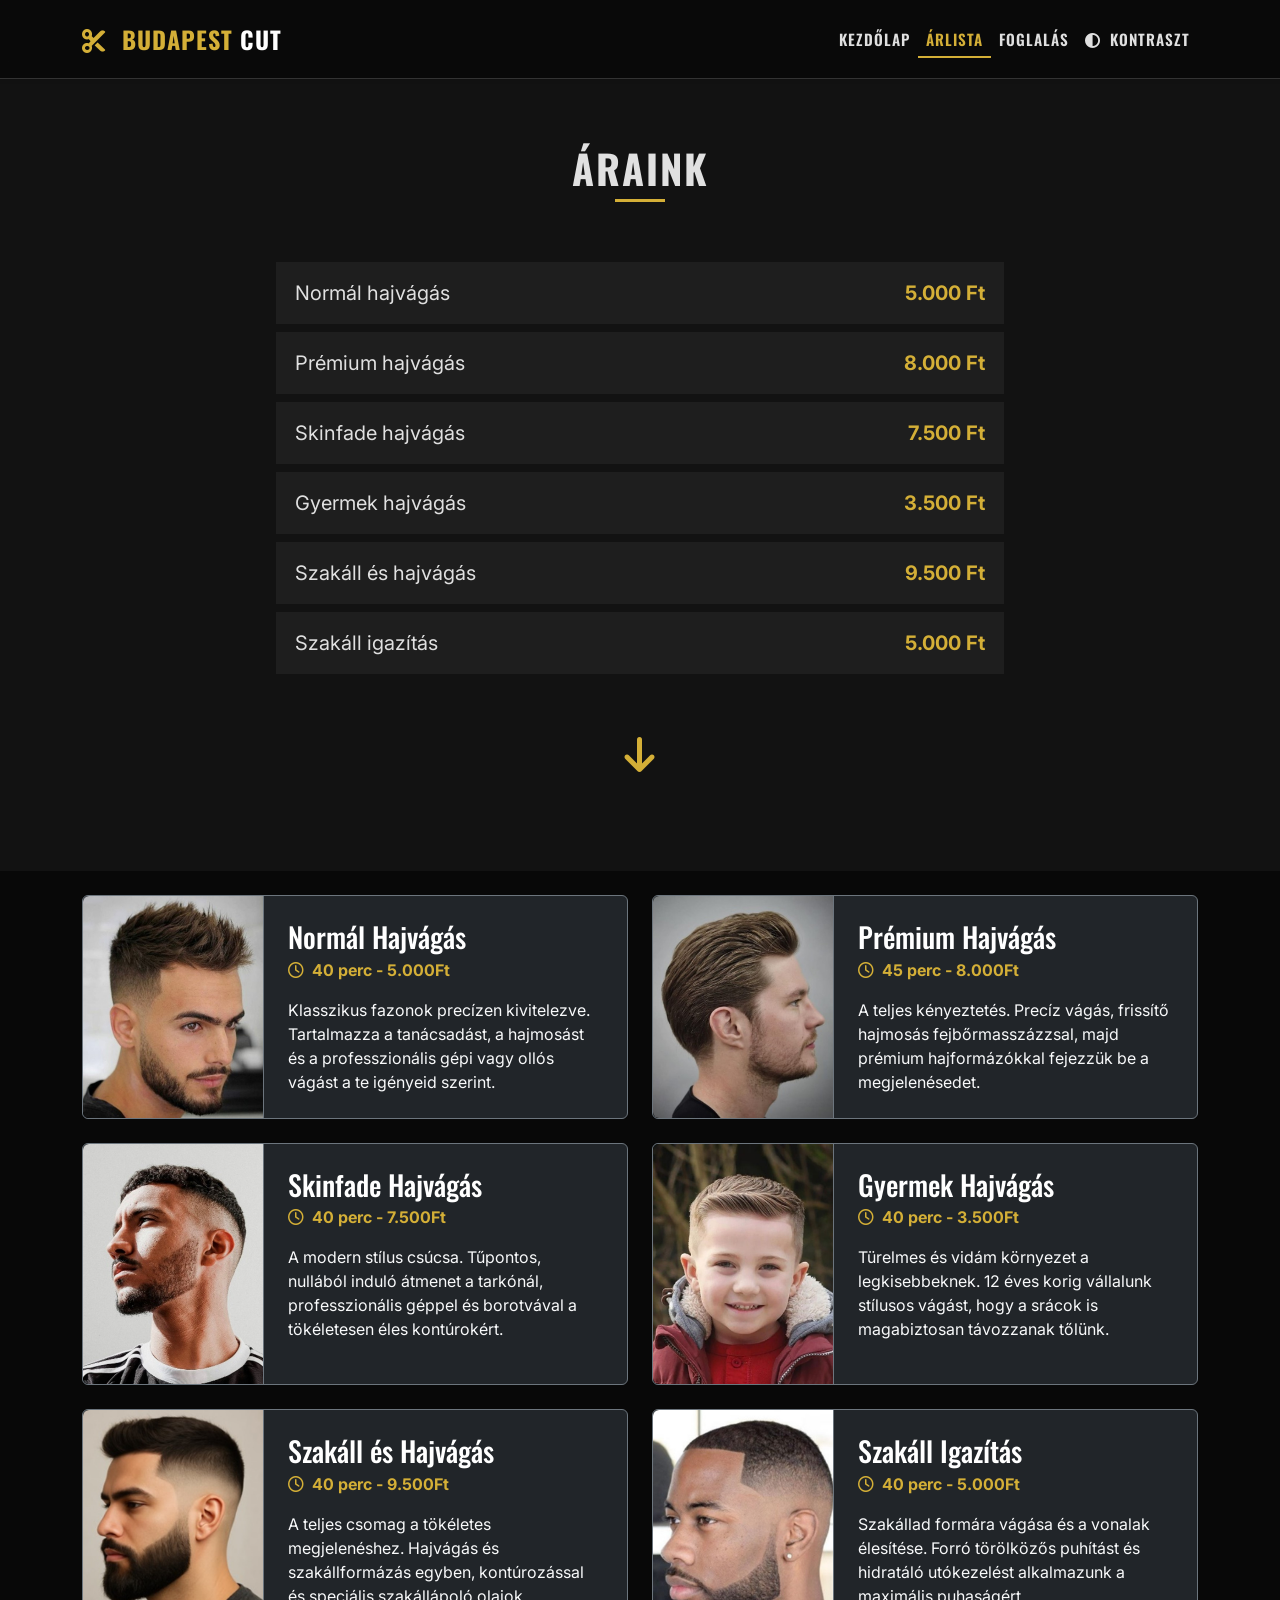
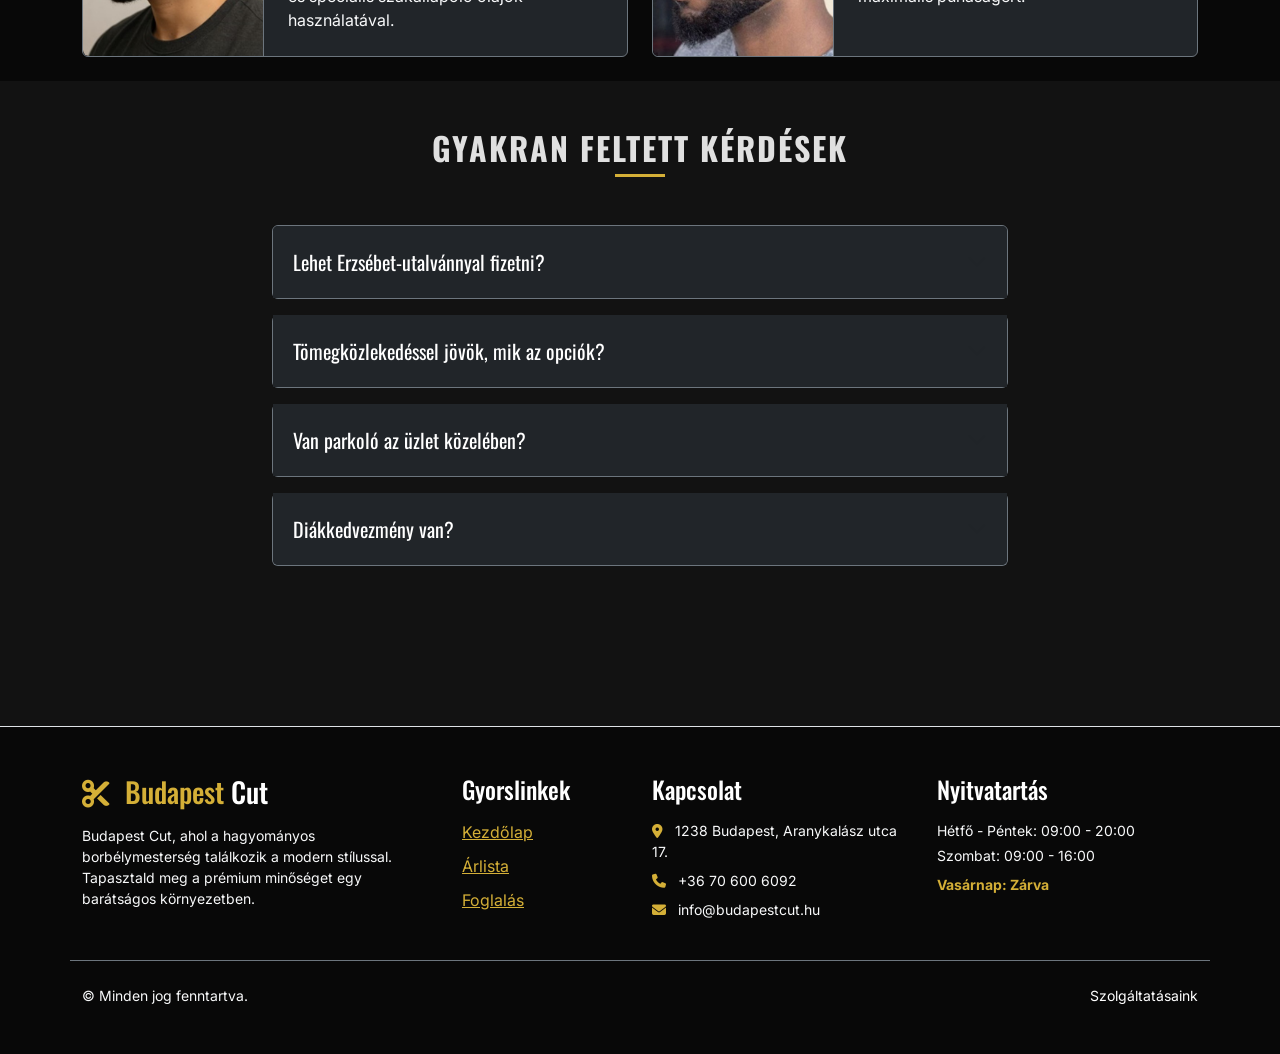
<file: arlista.html>
<!DOCTYPE html>
<html lang="hu">
<head>
    <meta charset="UTF-8">
    <meta name="viewport" content="width=device-width, initial-scale=1.0">
    <title>Budapest Cut - Árlista</title>
    <meta name="description" content="Nézd meg a Budapest Cut szolgáltatásait és árait.">
    <link href="https://cdn.jsdelivr.net/npm/bootstrap@5.3.2/dist/css/bootstrap.min.css" rel="stylesheet">
    <link rel="preconnect" href="https://fonts.googleapis.com">
    <link rel="preconnect" href="https://fonts.gstatic.com" crossorigin>
    <link href="https://fonts.googleapis.com/css2?family=Inter:wght@300;400;600&family=Oswald:wght@400;500;700&display=swap" rel="stylesheet">
    <link rel="stylesheet" href="https://cdnjs.cloudflare.com/ajax/libs/font-awesome/6.4.2/css/all.min.css">
    <link rel="stylesheet" href="style.css">
</head>
<body>
    <a href="#main-content" class="skip-link">Ugrás a tartalomhoz</a>

    <header>
        <nav class="navbar navbar-expand-lg navbar-dark bg-dark fixed-top shadow-sm py-3">
            <div class="container">
                <a class="navbar-brand text-accent" href="index.html"><i class="fa-solid fa-scissors me-2"></i> Budapest <span class="text-white">Cut</span></a>
                <button class="navbar-toggler border-0 shadow-none text-accent" type="button" data-bs-toggle="collapse" data-bs-target="#navbarNav">
                    <i class="fa-solid fa-bars fs-3"></i>
                </button>
                <div class="collapse navbar-collapse" id="navbarNav">
                    <ul class="navbar-nav ms-auto fw-semibold">
                        <li class="nav-item">
                            <a class="nav-link" href="index.html">Kezdőlap</a>
                        </li>
                        <li class="nav-item">
                            <a class="nav-link active" href="arlista.html">Árlista</a>
                        </li>
                        <li class="nav-item">
                            <a class="nav-link" href="foglalas.html">Foglalás</a>
                        </li>
                        <li class="nav-item">
                            <a class="nav-link" href="#" id="contrastToggle"><i class="fa-solid fa-circle-half-stroke me-1"></i> Kontraszt</a>
                        </li>
                    </ul>
                </div>
            </div>
        </nav>
    </header>

    <main id="main-content" class="pt-5 mt-5">
        
        <section class="py-5">
            <div class="container">
                <h1 class="section-title text-center mb-5 d-block mx-auto">Áraink</h1>
                
                <div class="row justify-content-center mb-4">
                    <div class="col-lg-8">
                        <div class="table-responsive p-1">
                            <table class="table custom-price-table m-0 fs-5 align-middle">
                                <tbody>
                                    <tr><td class="py-3">Normál hajvágás</td><td class="py-3 text-accent fw-bold text-end">5.000 Ft</td></tr>
                                    <tr><td class="py-3">Prémium hajvágás</td><td class="py-3 text-accent fw-bold text-end">8.000 Ft</td></tr>
                                    <tr><td class="py-3">Skinfade hajvágás</td><td class="py-3 text-accent fw-bold text-end">7.500 Ft</td></tr>
                                    <tr><td class="py-3">Gyermek hajvágás</td><td class="py-3 text-accent fw-bold text-end">3.500 Ft</td></tr>
                                    <tr><td class="py-3">Szakáll és hajvágás</td><td class="py-3 text-accent fw-bold text-end">9.500 Ft</td></tr>
                                    <tr><td class="py-3">Szakáll igazítás</td><td class="py-3 text-accent fw-bold text-end">5.000 Ft</td></tr>
                                </tbody>
                            </table>
                        </div>
                    </div>
                </div>

                <div class="text-center my-5" aria-hidden="true">
                    <i class="fa-solid fa-arrow-down fs-1 text-accent"></i>
                </div>
            </div>
        </section>

        <section class="py-4 bg-darker">
            <div class="container">
                <h2 class="visually-hidden">Szolgáltatások</h2>
                <div class="row g-4 justify-content-center">
                    
                    <div class="col-lg-6">
                        <article class="card bg-dark border-secondary h-100 service-card">
                            <div class="row g-0 h-100">
                                <div class="col-md-4">
                                    <div class="bg-black d-flex align-items-center justify-content-center h-100 placeholder-box rounded-start border-end border-secondary">
                                        <img src="img/Normal.jpg" class="img-fluid rounded-start h-100 object-fit-cover w-100" alt="Egy hagyományos normál hajvágás munka közben">
                                    </div>
                                </div>
                                <div class="col-md-8">
                                    <div class="card-body p-4 d-flex flex-column h-100">
                                        <h3 class="card-title font-oswald text-white mb-1">Normál Hajvágás</h3>
                                        <p class="text-accent fw-bold mb-3"><i class="fa-regular fa-clock me-1"></i> 40 perc - 5.000Ft</p>
                                        <p class="card-text text-light">Klasszikus fazonok precízen kivitelezve. Tartalmazza a tanácsadást, a hajmosást és a professzionális gépi vagy ollós vágást a te igényeid szerint.</p>
                                    </div>
                                </div>
                            </div>
                        </article>
                    </div>

                    <div class="col-lg-6">
                        <article class="card bg-dark border-secondary h-100 service-card">
                            <div class="row g-0 h-100">
                                <div class="col-md-4">
                                    <div class="bg-black d-flex align-items-center justify-content-center h-100 placeholder-box rounded-start border-end border-secondary">
                                        <img src="img/premium.jpg" class="img-fluid rounded-start h-100 object-fit-cover w-100" alt="Prémium hajvágás minőségi eszközökkel és anyagokkal">
                                    </div>
                                </div>
                                <div class="col-md-8">
                                    <div class="card-body p-4 d-flex flex-column h-100">
                                        <h3 class="card-title font-oswald text-white mb-1">Prémium Hajvágás</h3>
                                        <p class="text-accent fw-bold mb-3"><i class="fa-regular fa-clock me-1"></i> 45 perc - 8.000Ft</p>
                                        <p class="card-text text-light">A teljes kényeztetés. Precíz vágás, frissítő hajmosás fejbőrmasszázzsal, majd prémium hajformázókkal fejezzük be a megjelenésedet.</p>
                                    </div>
                                </div>
                            </div>
                        </article>
                    </div>

                    <div class="col-lg-6">
                        <article class="card bg-dark border-secondary h-100 service-card">
                            <div class="row g-0 h-100">
                                <div class="col-md-4">
                                    <div class="bg-black d-flex align-items-center justify-content-center h-100 placeholder-box rounded-start border-end border-secondary">
                                        <img src="img/skinfade.jpg" class="img-fluid rounded-start h-100 object-fit-cover w-100" alt="Nullából induló tűpontos skinfade átmenet">
                                    </div>
                                </div>
                                <div class="col-md-8">
                                    <div class="card-body p-4 d-flex flex-column h-100">
                                        <h3 class="card-title font-oswald text-white mb-1">Skinfade Hajvágás</h3>
                                        <p class="text-accent fw-bold mb-3"><i class="fa-regular fa-clock me-1"></i> 40 perc - 7.500Ft</p>
                                        <p class="card-text text-light">A modern stílus csúcsa. Tűpontos, nullából induló átmenet a tarkónál, professzionális géppel és borotvával a tökéletesen éles kontúrokért.</p>
                                    </div>
                                </div>
                            </div>
                        </article>
                    </div>

                    <div class="col-lg-6">
                        <article class="card bg-dark border-secondary h-100 service-card">
                            <div class="row g-0 h-100">
                                <div class="col-md-4">
                                    <div class="bg-black d-flex align-items-center justify-content-center h-100 placeholder-box rounded-start border-end border-secondary">
                                        <img src="img/gyermek.jpg" class="img-fluid rounded-start h-100 object-fit-cover w-100" alt="Vidám gyerek frizura vágása a szalonban">
                                    </div>
                                </div>
                                <div class="col-md-8">
                                    <div class="card-body p-4 d-flex flex-column h-100">
                                        <h3 class="card-title font-oswald text-white mb-1">Gyermek Hajvágás</h3>
                                        <p class="text-accent fw-bold mb-3"><i class="fa-regular fa-clock me-1"></i> 40 perc - 3.500Ft</p>
                                        <p class="card-text text-light">Türelmes és vidám környezet a legkisebbeknek. 12 éves korig vállalunk stílusos vágást, hogy a srácok is magabiztosan távozzanak tőlünk.</p>
                                    </div>
                                </div>
                            </div>
                        </article>
                    </div>

                    <div class="col-lg-6">
                        <article class="card bg-dark border-secondary h-100 service-card">
                            <div class="row g-0 h-100">
                                <div class="col-md-4">
                                    <div class="bg-black d-flex align-items-center justify-content-center h-100 placeholder-box rounded-start border-end border-secondary">
                                        <img src="img/SzakallesHaj.jpg" class="img-fluid rounded-start h-100 object-fit-cover w-100" alt="Hajvágás és szakálligazítás kombinált szolgáltatás">
                                    </div>
                                </div>
                                <div class="col-md-8">
                                    <div class="card-body p-4 d-flex flex-column h-100">
                                        <h3 class="card-title font-oswald text-white mb-1">Szakáll és Hajvágás</h3>
                                        <p class="text-accent fw-bold mb-3"><i class="fa-regular fa-clock me-1"></i> 40 perc - 9.500Ft</p>
                                        <p class="card-text text-light">A teljes csomag a tökéletes megjelenéshez. Hajvágás és szakállformázás egyben, kontúrozással és speciális szakállápoló olajok használatával.</p>
                                    </div>
                                </div>
                            </div>
                        </article>
                    </div>

                    <div class="col-lg-6">
                        <article class="card bg-dark border-secondary h-100 service-card">
                            <div class="row g-0 h-100">
                                <div class="col-md-4">
                                    <div class="bg-black d-flex align-items-center justify-content-center h-100 placeholder-box rounded-start border-end border-secondary">
                                        <img src="img/SzakallIgazitas.jpg" class="img-fluid rounded-start h-100 object-fit-cover w-100" alt="Szakálligazítás penge használatával az éles vonalakért">
                                    </div>
                                </div>
                                <div class="col-md-8">
                                    <div class="card-body p-4 d-flex flex-column h-100">
                                        <h3 class="card-title font-oswald text-white mb-1">Szakáll Igazítás</h3>
                                        <p class="text-accent fw-bold mb-3"><i class="fa-regular fa-clock me-1"></i> 40 perc - 5.000Ft</p>
                                        <p class="card-text text-light">Szakállad formára vágása és a vonalak élesítése. Forró törölközős puhítást és hidratáló utókezelést alkalmazunk a maximális puhaságért.</p>
                                    </div>
                                </div>
                            </div>
                        </article>
                    </div>

                </div>
            </div>
        </section>

        <section class="py-5 mb-5 pb-5">
            <div class="container mb-5">
                <h2 class="section-title text-center mb-5 d-block mx-auto">Gyakran feltett kérdések</h2>
                
                <div class="row justify-content-center mb-5">
                    <div class="col-lg-8">
                        <div class="accordion custom-accordion" id="faqAccordion">
                            
                            <div class="accordion-item bg-dark border-secondary mb-3 rounded">
                                <h3 class="accordion-header" id="headingOne">
                                    <button class="accordion-button collapsed bg-dark text-white shadow-none font-oswald fs-5 py-4" type="button" data-bs-toggle="collapse" data-bs-target="#collapseOne" aria-expanded="false" aria-controls="collapseOne">
                                        Lehet Erzsébet-utalvánnyal fizetni?
                                    </button>
                                </h3>
                                <div id="collapseOne" class="accordion-collapse collapse" role="region" aria-labelledby="headingOne" data-bs-parent="#faqAccordion">
                                    <div class="accordion-body text-light pt-0 pb-4">
                                        Sajnos Erzsébet-utalványt nem áll módunkban elfogadni, de készpénzzel, bankkártyával és SZÉP-kártyával is fizethetsz nálunk.
                                    </div>
                                </div>
                            </div>

                            <div class="accordion-item bg-dark border-secondary mb-3 rounded">
                                <h3 class="accordion-header" id="headingTwo">
                                    <button class="accordion-button collapsed bg-dark text-white shadow-none font-oswald fs-5 py-4" type="button" data-bs-toggle="collapse" data-bs-target="#collapseTwo" aria-expanded="false" aria-controls="collapseTwo">
                                        Tömegközlekedéssel jövök, mik az opciók?
                                    </button>
                                </h3>
                                <div id="collapseTwo" class="accordion-collapse collapse" role="region" aria-labelledby="headingTwo" data-bs-parent="#faqAccordion">
                                    <div class="accordion-body text-light pt-0 pb-4">
                                        Az üzlet kiváló helyen van: az M3-as metró és a 4-es, 6-os villamos megállóitól is mindössze 5 perc séta a szalon.
                                    </div>
                                </div>
                            </div>

                            <div class="accordion-item bg-dark border-secondary mb-3 rounded">
                                <h3 class="accordion-header" id="headingThree">
                                    <button class="accordion-button collapsed bg-dark text-white shadow-none font-oswald fs-5 py-4" type="button" data-bs-toggle="collapse" data-bs-target="#collapseThree" aria-expanded="false" aria-controls="collapseThree">
                                        Van parkoló az üzlet közelében?
                                    </button>
                                </h3>
                                <div id="collapseThree" class="accordion-collapse collapse" role="region" aria-labelledby="headingThree" data-bs-parent="#faqAccordion">
                                    <div class="accordion-body text-light pt-0 pb-4">
                                        Igen, az üzlet előtt és a környező utcákban is van fizetős parkolási lehetőség, de érdemes 5-10 perccel előbb érkezned, hogy biztosan találj helyet.
                                    </div>
                                </div>
                            </div>

                            <div class="accordion-item bg-dark border-secondary mb-3 rounded">
                                <h3 class="accordion-header" id="headingFour">
                                    <button class="accordion-button collapsed bg-dark text-white shadow-none font-oswald fs-5 py-4" type="button" data-bs-toggle="collapse" data-bs-target="#collapseFour" aria-expanded="false" aria-controls="collapseFour">
                                        Diákkedvezmény van?
                                    </button>
                                </h3>
                                <div id="collapseFour" class="accordion-collapse collapse" role="region" aria-labelledby="headingFour" data-bs-parent="#faqAccordion">
                                    <div class="accordion-body text-light pt-0 pb-4">
                                        Természetesen! Érvényes diákigazolvány felmutatása esetén minden hétköznap 09:00 és 13:00 között 15% kedvezményt kapsz a hajvágás árából.
                                    </div>
                                </div>
                            </div>

                        </div>
                    </div>
                </div>
            </div>
        </section>

    </main>

    <footer class="footer border-top py-5">
        <div class="container">
            <div class="row g-4">
                <div class="col-lg-4 col-md-6">
                    <h3 class="text-accent font-oswald mb-3"><i class="fa-solid fa-scissors me-2"></i> Budapest <span class="text-white">Cut</span></h3>
                    <p class="mb-4 small pe-4 text-light">Budapest Cut, ahol a hagyományos borbélymesterség találkozik a modern stílussal. Tapasztald meg a prémium minőséget egy barátságos környezetben.</p>
                </div>
                
                <div class="col-lg-2 col-md-6">
                    <h4 class="text-white mb-3 font-oswald">Gyorslinkek</h4>
                    <ul class="list-unstyled footer-links">
                        <li><a href="index.html">Kezdőlap</a></li>
                        <li><a href="arlista.html">Árlista</a></li>
                        <li><a href="foglalas.html">Foglalás</a></li>
                    </ul>
                </div>
                
                <div class="col-lg-3 col-md-6">
                    <h4 class="text-white mb-3 font-oswald">Kapcsolat</h4>
                    <ul class="list-unstyled small footer-contact text-light">
                        <li class="mb-2"><i class="fa-solid fa-location-dot text-accent me-2"></i> 1238 Budapest, Aranykalász utca 17.</li>
                        <li class="mb-2"><i class="fa-solid fa-phone text-accent me-2"></i> +36 70 600 6092</li>
                        <li class="mb-2"><i class="fa-solid fa-envelope text-accent me-2"></i> info@budapestcut.hu</li>
                    </ul>
                </div>
                
                <div class="col-lg-3 col-md-6">
                    <h4 class="text-white mb-3 font-oswald">Nyitvatartás</h4>
                    <p class="small mb-1 text-light">Hétfő - Péntek: 09:00 - 20:00</p>
                    <p class="small mb-1 text-light">Szombat: 09:00 - 16:00</p>
                    <p class="text-accent small fw-bold mt-2">Vasárnap: Zárva</p>
                </div>
            </div>
            
            <div class="row align-items-center mt-4 pt-4 border-top border-secondary">
                <div class="col-md-6 text-center text-md-start">
                    <p class="small mb-0 text-light">&copy; Minden jog fenntartva.</p>
                </div>
                <div class="col-md-6 text-center text-md-end mt-2 mt-md-0 d-flex justify-content-center justify-content-md-end gap-3">
                    <a href="arlista.html" class="small text-white text-decoration-none hover-accent">Szolgáltatásaink</a>
                </div>
            </div>
        </div>
    </footer>

    <script src="https://cdn.jsdelivr.net/npm/bootstrap@5.3.2/dist/js/bootstrap.bundle.min.js"></script>
    <script src="script.js"></script>
</body>
</html>
</file>
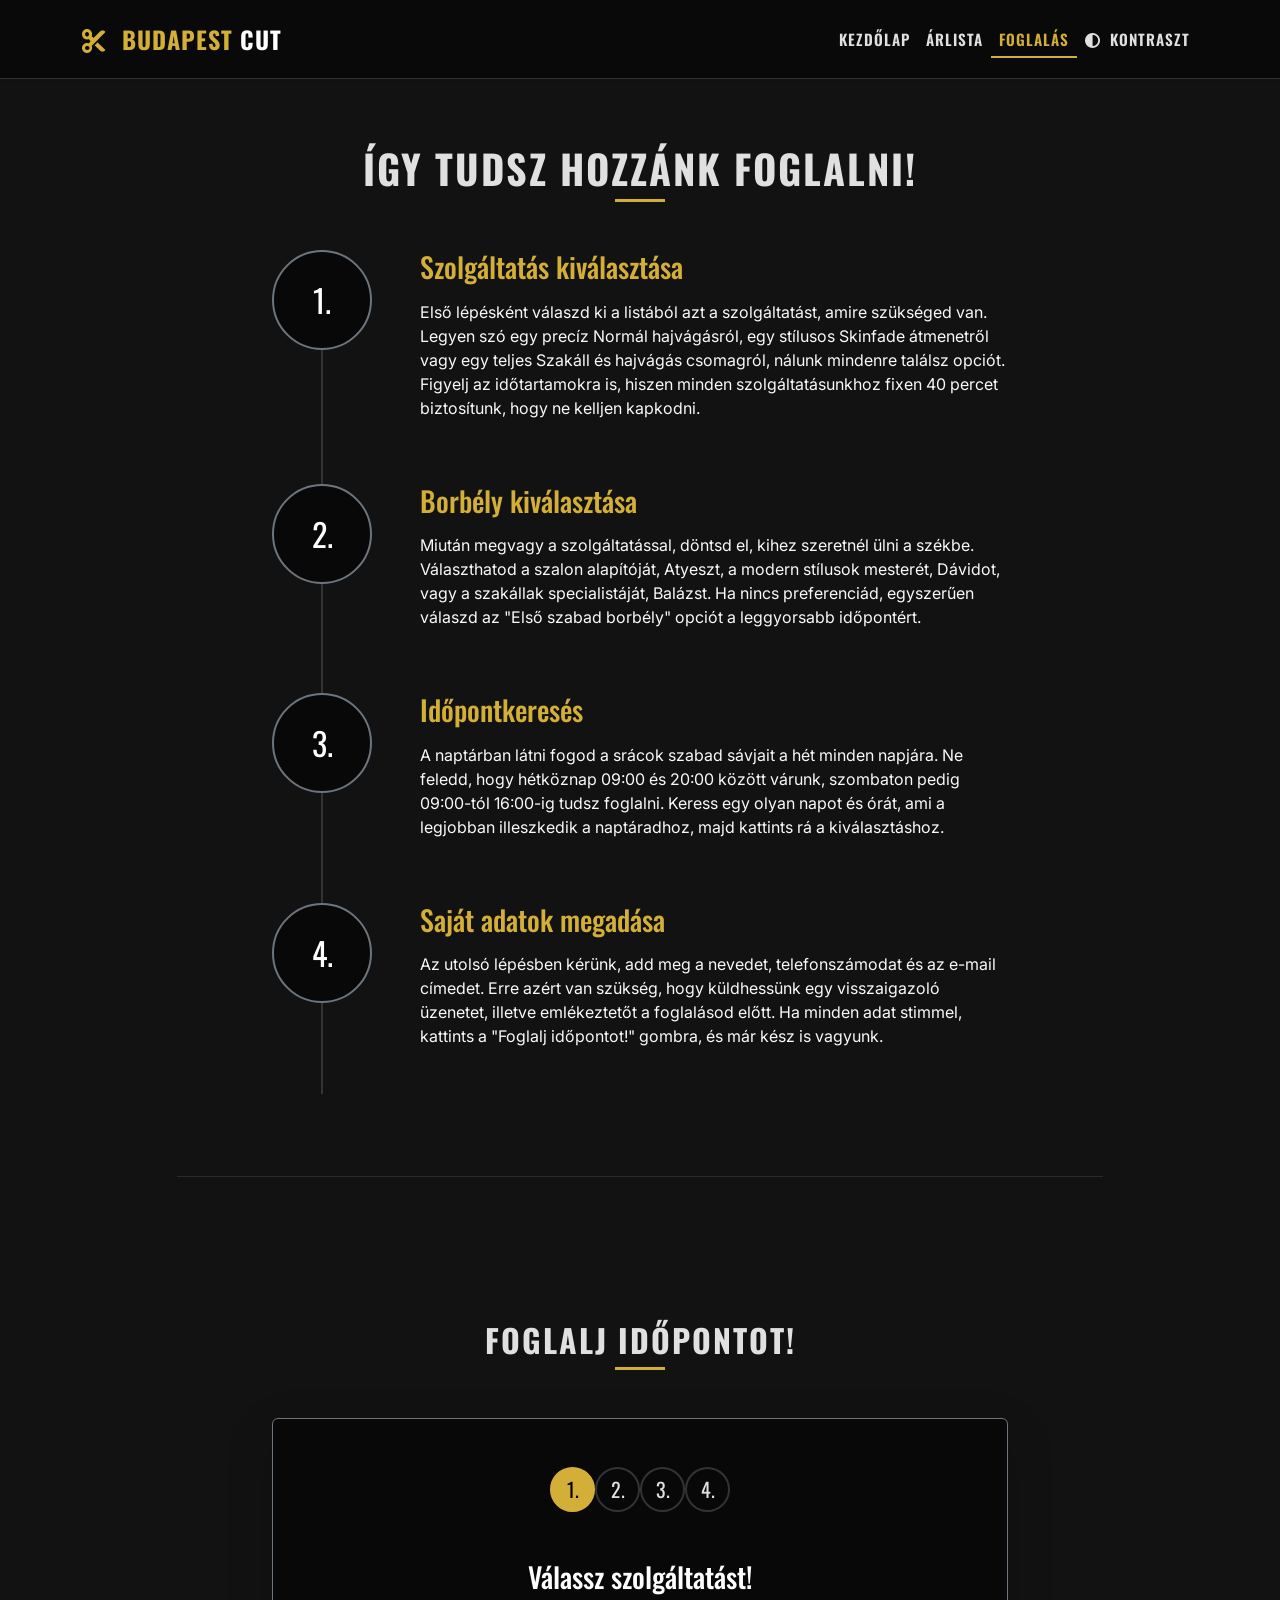
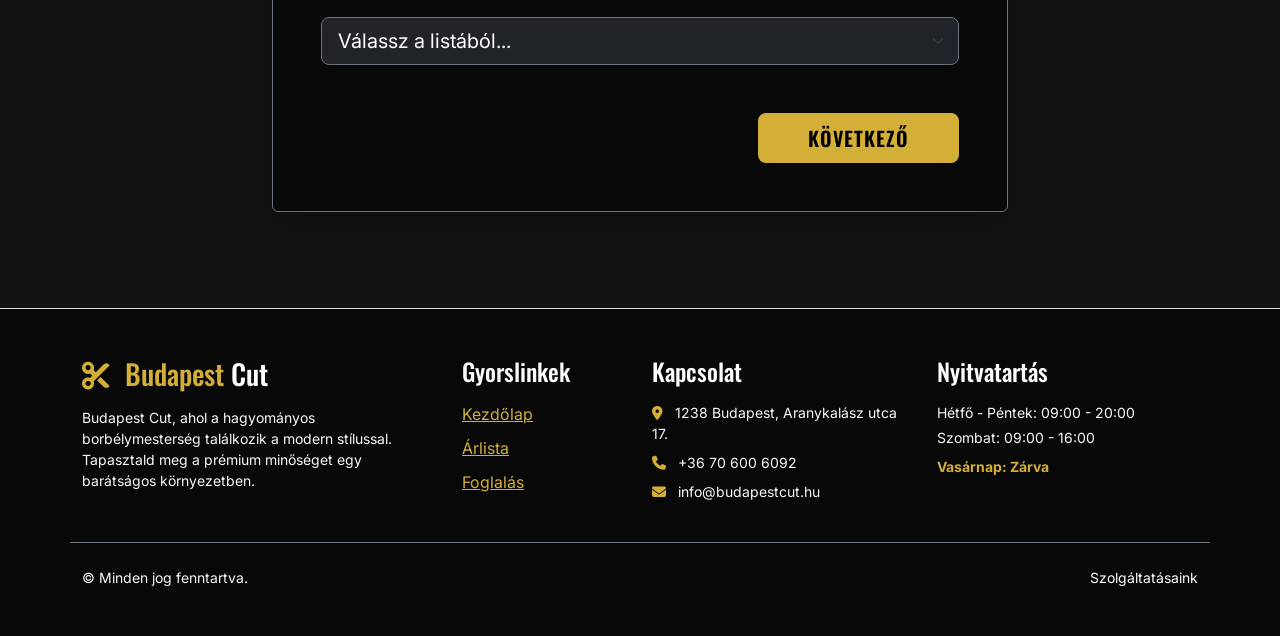
<file: foglalas.html>
<!DOCTYPE html>
<html lang="hu">
<head>
    <meta charset="UTF-8">
    <meta name="viewport" content="width=device-width, initial-scale=1.0">
    <title>Budapest Cut - Foglalás</title>
    <meta name="description" content="Foglalj időpontot a Budapest Cut borbélyszalonba egyszerűen és gyorsan.">
    <link href="https://cdn.jsdelivr.net/npm/bootstrap@5.3.2/dist/css/bootstrap.min.css" rel="stylesheet">
    <link rel="preconnect" href="https://fonts.googleapis.com">
    <link rel="preconnect" href="https://fonts.gstatic.com" crossorigin>
    <link href="https://fonts.googleapis.com/css2?family=Inter:wght@300;400;600&family=Oswald:wght@400;500;700&display=swap" rel="stylesheet">
    <link rel="stylesheet" href="https://cdnjs.cloudflare.com/ajax/libs/font-awesome/6.4.2/css/all.min.css">
    <link rel="stylesheet" href="style.css">
</head>
<body>
    <a href="#main-content" class="skip-link">Ugrás a tartalomhoz</a>

    <header>
        <nav class="navbar navbar-expand-lg navbar-dark bg-dark fixed-top shadow-sm py-3">
            <div class="container">
                <a class="navbar-brand text-accent" href="index.html"><i class="fa-solid fa-scissors me-2"></i> Budapest <span class="text-white">Cut</span></a>
                <button class="navbar-toggler border-0 shadow-none text-accent" type="button" data-bs-toggle="collapse" data-bs-target="#navbarNav">
                    <i class="fa-solid fa-bars fs-3"></i>
                </button>
                <div class="collapse navbar-collapse" id="navbarNav">
                    <ul class="navbar-nav ms-auto fw-semibold">
                        <li class="nav-item">
                            <a class="nav-link" href="index.html">Kezdőlap</a>
                        </li>
                        <li class="nav-item">
                            <a class="nav-link" href="arlista.html">Árlista</a>
                        </li>
                        <li class="nav-item">
                            <a class="nav-link active" href="foglalas.html">Foglalás</a>
                        </li>
                        <li class="nav-item">
                            <a class="nav-link" href="#" id="contrastToggle"><i class="fa-solid fa-circle-half-stroke me-1"></i> Kontraszt</a>
                        </li>
                    </ul>
                </div>
            </div>
        </nav>
    </header>

    <main id="main-content" class="pt-5 mt-5">
        
        <section class="py-5">
            <div class="container">
                <h1 class="section-title text-center mb-5 d-block mx-auto">Így tudsz hozzánk foglalni!</h1>
                
                <div class="row justify-content-center">
                    <div class="col-lg-8">
                        <div class="guide-timeline">
                            
                            <article class="guide-item d-flex mb-5">
                                <div class="guide-number">
                                    <div class="circle rounded-circle border border-2 border-secondary d-flex align-items-center justify-content-center bg-darker fs-2 font-oswald text-white">1.</div>
                                </div>
                                <div class="guide-content ps-4 ps-md-5">
                                    <h2 class="h3 font-oswald text-accent mb-3">Szolgáltatás kiválasztása</h2>
                                    <p class="text-light">Első lépésként válaszd ki a listából azt a szolgáltatást, amire szükséged van. Legyen szó egy precíz Normál hajvágásról, egy stílusos Skinfade átmenetről vagy egy teljes Szakáll és hajvágás csomagról, nálunk mindenre találsz opciót. Figyelj az időtartamokra is, hiszen minden szolgáltatásunkhoz fixen 40 percet biztosítunk, hogy ne kelljen kapkodni.</p>
                                </div>
                            </article>
                            
                            <article class="guide-item d-flex mb-5">
                                <div class="guide-number">
                                    <div class="circle rounded-circle border border-2 border-secondary d-flex align-items-center justify-content-center bg-darker fs-2 font-oswald text-white">2.</div>
                                </div>
                                <div class="guide-content ps-4 ps-md-5">
                                    <h2 class="h3 font-oswald text-accent mb-3">Borbély kiválasztása</h2>
                                    <p class="text-light">Miután megvagy a szolgáltatással, döntsd el, kihez szeretnél ülni a székbe. Választhatod a szalon alapítóját, Atyeszt, a modern stílusok mesterét, Dávidot, vagy a szakállak specialistáját, Balázst. Ha nincs preferenciád, egyszerűen válaszd az "Első szabad borbély" opciót a leggyorsabb időpontért.</p>
                                </div>
                            </article>

                            <article class="guide-item d-flex mb-5">
                                <div class="guide-number">
                                    <div class="circle rounded-circle border border-2 border-secondary d-flex align-items-center justify-content-center bg-darker fs-2 font-oswald text-white">3.</div>
                                </div>
                                <div class="guide-content ps-4 ps-md-5">
                                    <h2 class="h3 font-oswald text-accent mb-3">Időpontkeresés</h2>
                                    <p class="text-light">A naptárban látni fogod a srácok szabad sávjait a hét minden napjára. Ne feledd, hogy hétköznap 09:00 és 20:00 között várunk, szombaton pedig 09:00-tól 16:00-ig tudsz foglalni. Keress egy olyan napot és órát, ami a legjobban illeszkedik a naptáradhoz, majd kattints rá a kiválasztáshoz.</p>
                                </div>
                            </article>

                            <article class="guide-item d-flex mb-5">
                                <div class="guide-number">
                                    <div class="circle rounded-circle border border-2 border-secondary d-flex align-items-center justify-content-center bg-darker fs-2 font-oswald text-white">4.</div>
                                </div>
                                <div class="guide-content ps-4 ps-md-5">
                                    <h2 class="h3 font-oswald text-accent mb-3">Saját adatok megadása</h2>
                                    <p class="text-light">Az utolsó lépésben kérünk, add meg a nevedet, telefonszámodat és az e-mail címedet. Erre azért van szükség, hogy küldhessünk egy visszaigazoló üzenetet, illetve emlékeztetőt a foglalásod előtt. Ha minden adat stimmel, kattints a "Foglalj időpontot!" gombra, és már kész is vagyunk.</p>
                                </div>
                            </article>

                        </div>
                    </div>
                </div>
                
                <div class="row justify-content-center my-5">
                    <div class="col-lg-10">
                        <hr class="border-secondary mb-5">
                    </div>
                </div>

            </div>
        </section>

        <section class="pb-5 mb-5" id="booking-form-anchor">
            <div class="container">
                <h2 class="section-title text-center mb-5 d-block mx-auto">Foglalj időpontot!</h2>
                
                <div class="row justify-content-center">
                    <div class="col-lg-8">
                        <div class="card bg-darker border-secondary p-4 p-md-5 rounded shadow-lg">
                            
                            <div class="step-indicator mb-5" aria-hidden="true">
                                <div class="step-line"></div>
                                <div class="step-circle active font-oswald fs-5">1.</div>
                                <div class="step-circle font-oswald fs-5">2.</div>
                                <div class="step-circle font-oswald fs-5">3.</div>
                                <div class="step-circle font-oswald fs-5">4.</div>
                            </div>

                            <form id="bookingForm" onsubmit="event.preventDefault(); alert('Sikeres foglalás! Hamarosan küldünk egy megerősítő e-mailt.');">
                                
                                <div class="step-content active" id="step1">
                                    <h3 class="text-center font-oswald text-white mb-4">Válassz szolgáltatást!</h3>
                                    <div class="mb-4">
                                        <label for="serviceSelect" class="form-label visually-hidden">Szolgáltatás</label>
                                        <select id="serviceSelect" class="form-select form-select-lg bg-dark text-white border-secondary shadow-none" required>
                                            <option value="" disabled selected>Válassz a listából...</option>
                                            <option value="1">Normál hajvágás</option>
                                            <option value="2">Prémium hajvágás</option>
                                            <option value="3">Skinfade hajvágás</option>
                                            <option value="4">Gyermek hajvágás</option>
                                            <option value="5">Szakáll és hajvágás</option>
                                            <option value="6">Szakáll igazítás</option>
                                        </select>
                                    </div>
                                    <div class="d-flex justify-content-end mt-5">
                                        <button type="button" class="btn btn-accent btn-lg px-5 next-step">Következő</button>
                                    </div>
                                </div>

                                <div class="step-content" id="step2">
                                    <h3 class="text-center font-oswald text-white mb-4">Borbély kiválasztása!</h3>
                                    <div class="mb-4">
                                        <label for="barberSelect" class="form-label visually-hidden">Borbély</label>
                                        <select id="barberSelect" class="form-select form-select-lg bg-dark text-white border-secondary shadow-none" required>
                                            <option value="" disabled selected>Válassz a listából...</option>
                                            <option value="0">Első szabad borbély</option>
                                            <option value="1">Atyesz</option>
                                            <option value="2">Dávid</option>
                                            <option value="3">Balázs</option>
                                        </select>
                                    </div>
                                    <div class="d-flex justify-content-between mt-5">
                                        <button type="button" class="btn btn-outline-light btn-lg px-4 prev-step">Vissza</button>
                                        <button type="button" class="btn btn-accent btn-lg px-5 next-step">Következő</button>
                                    </div>
                                </div>

                                <div class="step-content" id="step3">
                                    <h3 class="text-center font-oswald text-white mb-4">Válassz időpontot!</h3>
                                    
                                    <div class="mb-4">
                                        <label for="dateSelect" class="form-label visually-hidden">Dátum</label>
                                        <input type="date" id="dateSelect" class="form-control form-control-lg bg-dark text-white border-secondary shadow-none mb-4" required>
                                        
                                        <div class="row g-3">
                                            <div class="col-6 col-md-4"><input type="radio" class="btn-check" name="timeslot" id="t1" required><label class="btn btn-outline-secondary w-100 py-2 btn-timeslot" for="t1">09:00 - 10:00</label></div>
                                            <div class="col-6 col-md-4"><input type="radio" class="btn-check" name="timeslot" id="t2"><label class="btn btn-outline-secondary w-100 py-2 btn-timeslot" for="t2">10:00 - 11:00</label></div>
                                            <div class="col-6 col-md-4"><input type="radio" class="btn-check" name="timeslot" id="t3"><label class="btn btn-outline-secondary w-100 py-2 btn-timeslot" for="t3">11:00 - 12:00</label></div>
                                            <div class="col-6 col-md-4"><input type="radio" class="btn-check" name="timeslot" id="t4"><label class="btn btn-outline-secondary w-100 py-2 btn-timeslot" for="t4">12:00 - 13:00</label></div>
                                            <div class="col-6 col-md-4"><input type="radio" class="btn-check" name="timeslot" id="t5"><label class="btn btn-outline-secondary w-100 py-2 btn-timeslot" for="t5">13:00 - 14:00</label></div>
                                            <div class="col-6 col-md-4"><input type="radio" class="btn-check" name="timeslot" id="t6"><label class="btn btn-outline-secondary w-100 py-2 btn-timeslot" for="t6">14:00 - 15:00</label></div>
                                            <div class="col-6 col-md-4"><input type="radio" class="btn-check" name="timeslot" id="t7"><label class="btn btn-outline-secondary w-100 py-2 btn-timeslot" for="t7">15:00 - 16:00</label></div>
                                            <div class="col-6 col-md-4"><input type="radio" class="btn-check" name="timeslot" id="t8"><label class="btn btn-outline-secondary w-100 py-2 btn-timeslot" for="t8">16:00 - 17:00</label></div>
                                            <div class="col-6 col-md-4"><input type="radio" class="btn-check" name="timeslot" id="t9"><label class="btn btn-outline-secondary w-100 py-2 btn-timeslot" for="t9">17:00 - 18:00</label></div>
                                            <div class="col-6 col-md-4"><input type="radio" class="btn-check" name="timeslot" id="t10"><label class="btn btn-outline-secondary w-100 py-2 btn-timeslot" for="t10">18:00 - 19:00</label></div>
                                            <div class="col-6 col-md-4"><input type="radio" class="btn-check" name="timeslot" id="t11"><label class="btn btn-outline-secondary w-100 py-2 btn-timeslot" for="t11">19:00 - 20:00</label></div>
                                        </div>
                                    </div>
                                    
                                    <div class="d-flex justify-content-between mt-5">
                                        <button type="button" class="btn btn-outline-light btn-lg px-4 prev-step">Vissza</button>
                                        <button type="button" class="btn btn-accent btn-lg px-5 next-step">Következő</button>
                                    </div>
                                </div>

                                <div class="step-content" id="step4">
                                    <h3 class="text-center font-oswald text-white mb-4">Saját adatok megadása</h3>
                                    
                                    <div class="mb-4">
                                        <label for="fullName" class="form-label text-light">Add meg a teljes neved!</label>
                                        <input type="text" id="fullName" class="form-control bg-dark text-white border-secondary shadow-none p-3" required>
                                    </div>

                                    <div class="mb-4">
                                        <label for="contactInfo" class="form-label text-light">Hol tudjuk felvenni veled a kapcsolatot? (E-mail, Telefonszám)</label>
                                        <textarea id="contactInfo" class="form-control bg-dark text-white border-secondary shadow-none p-3" rows="3" required></textarea>
                                    </div>

                                    <div class="mb-4">
                                        <label class="form-label text-light mb-3">Honnan hallottál rólunk?</label>
                                        
                                        <div class="form-check mb-2">
                                            <input class="form-check-input border-secondary" type="checkbox" id="check1" value="Instagram">
                                            <label class="form-check-label text-light" for="check1">Instagram</label>
                                        </div>
                                        <div class="form-check mb-2">
                                            <input class="form-check-input border-secondary" type="checkbox" id="check2" value="Facebook">
                                            <label class="form-check-label text-light" for="check2">Facebook</label>
                                        </div>
                                        <div class="form-check mb-2">
                                            <input class="form-check-input border-secondary" type="checkbox" id="check3" value="Tiktok">
                                            <label class="form-check-label text-light" for="check3">Tiktok</label>
                                        </div>
                                        <div class="form-check mb-2">
                                            <input class="form-check-input border-secondary" type="checkbox" id="check4" value="Hirdetesek">
                                            <label class="form-check-label text-light" for="check4">Hirdetések</label>
                                        </div>
                                        <div class="form-check mb-2">
                                            <input class="form-check-input border-secondary" type="checkbox" id="check5" value="Ismeros">
                                            <label class="form-check-label text-light" for="check5">Ismerőstől</label>
                                        </div>
                                        <div class="form-check mb-2">
                                            <input class="form-check-input border-secondary" type="checkbox" id="check6" value="Senkitol">
                                            <label class="form-check-label text-light" for="check6">Eddig senkitől se hallottam</label>
                                        </div>
                                    </div>
                                    
                                    <div class="d-flex justify-content-between mt-5 flex-wrap">
                                        <div>
                                            <button type="button" class="btn btn-outline-light btn-lg px-4 prev-step d-block d-md-inline-block mb-3 mb-md-0">Vissza</button>
                                            <button type="reset" class="btn btn-outline-secondary btn-lg px-3 ms-md-2 d-block d-md-inline-block mb-3 mb-md-0" id="resetBtn">Újratöltés</button>
                                        </div>
                                        <button type="submit" class="btn btn-accent btn-lg px-4 px-md-5">Foglalás leadása</button>
                                    </div>
                                </div>

                            </form>

                        </div>
                    </div>
                </div>

            </div>
        </section>

    </main>

    <footer class="footer border-top py-5">
        <div class="container">
            <div class="row g-4">
                <div class="col-lg-4 col-md-6">
                    <h3 class="text-accent font-oswald mb-3"><i class="fa-solid fa-scissors me-2"></i> Budapest <span class="text-white">Cut</span></h3>
                    <p class="mb-4 small pe-4 text-light">Budapest Cut, ahol a hagyományos borbélymesterség találkozik a modern stílussal. Tapasztald meg a prémium minőséget egy barátságos környezetben.</p>
                </div>
                
                <div class="col-lg-2 col-md-6">
                    <h4 class="text-white mb-3 font-oswald">Gyorslinkek</h4>
                    <ul class="list-unstyled footer-links">
                        <li><a href="index.html">Kezdőlap</a></li>
                        <li><a href="arlista.html">Árlista</a></li>
                        <li><a href="foglalas.html">Foglalás</a></li>
                    </ul>
                </div>
                
                <div class="col-lg-3 col-md-6">
                    <h4 class="text-white mb-3 font-oswald">Kapcsolat</h4>
                    <ul class="list-unstyled small footer-contact text-light">
                        <li class="mb-2"><i class="fa-solid fa-location-dot text-accent me-2"></i> 1238 Budapest, Aranykalász utca 17.</li>
                        <li class="mb-2"><i class="fa-solid fa-phone text-accent me-2"></i> +36 70 600 6092</li>
                        <li class="mb-2"><i class="fa-solid fa-envelope text-accent me-2"></i> info@budapestcut.hu</li>
                    </ul>
                </div>
                
                <div class="col-lg-3 col-md-6">
                    <h4 class="text-white mb-3 font-oswald">Nyitvatartás</h4>
                    <p class="small mb-1 text-light">Hétfő - Péntek: 09:00 - 20:00</p>
                    <p class="small mb-1 text-light">Szombat: 09:00 - 16:00</p>
                    <p class="text-accent small fw-bold mt-2">Vasárnap: Zárva</p>
                </div>
            </div>
            
            <div class="row align-items-center mt-4 pt-4 border-top border-secondary">
                <div class="col-md-6 text-center text-md-start">
                    <p class="small mb-0 text-light">&copy; Minden jog fenntartva.</p>
                </div>
                <div class="col-md-6 text-center text-md-end mt-2 mt-md-0 d-flex justify-content-center justify-content-md-end gap-3">
                    <a href="arlista.html" class="small text-white text-decoration-none hover-accent">Szolgáltatásaink</a>
                </div>
            </div>
        </div>
    </footer>

    <script src="https://cdn.jsdelivr.net/npm/bootstrap@5.3.2/dist/js/bootstrap.bundle.min.js"></script>
    <script src="script.js"></script>
</body>
</html>
</file>
<file: style.css>
:root {
    --bg-color: #121212;
    --bg-darker: #080808;
    --text-color: #e0e0e0;
    --accent-color: #d4af37;
    --accent-hover: #b8962c;
    --card-bg: #1e1e1e;
    --border-color: #333;
}

body.high-contrast {
    --bg-color: #000000;
    --bg-darker: #000000;
    --text-color: #ffffff;
    --accent-color: #ffff00;
    --card-bg: #000000;
    --border-color: #ffffff;
    font-size: 1.2rem;
}

html {
    scroll-padding-top: 6rem;
    scroll-behavior: smooth;
    overflow-x: hidden;
    max-width: 100%;
}

body {
    background-color: var(--bg-color);
    color: var(--text-color);
    font-family: 'Inter', sans-serif;
    overflow-x: hidden;
    max-width: 100%;
    font-size: 1rem;
}

h1, h2, h3, h4, h5, h6, .font-oswald, .navbar-brand, .nav-link, .btn {
    font-family: 'Oswald', sans-serif;
}

.text-accent {
    color: var(--accent-color) !important;
}

.bg-accent {
    background-color: var(--accent-color) !important;
}

.bg-darker {
    background-color: var(--bg-darker) !important;
}

.text-justify-custom {
    text-align: justify;
    line-height: 1.8;
}

a:not(.nav-link):not(.btn):not(.navbar-brand):not(.social-icon):not(.carousel-control-prev):not(.carousel-control-next):not(.accordion-button) {
    text-decoration: underline;
    color: var(--accent-color);
}
a:not(.nav-link):not(.btn):not(.navbar-brand):not(.social-icon):not(.carousel-control-prev):not(.carousel-control-next):not(.accordion-button):visited {
    color: #8b7324;
}

.skip-link {
    position: absolute;
    top: -3rem;
    left: 0;
    background: var(--accent-color);
    color: #000;
    padding: 0.5rem;
    z-index: 9999;
    text-decoration: none;
}
.skip-link:focus {
    top: 0;
}

.navbar {
    background-color: rgba(10, 10, 10, 0.95) !important;
    backdrop-filter: blur(10px);
    border-bottom: 0.0625rem solid var(--border-color);
}

.navbar-brand {
    font-size: 1.5rem;
    font-weight: 700;
    letter-spacing: 0.0625rem;
    text-transform: uppercase;
    text-decoration: none !important;
}

.nav-link {
    color: var(--text-color) !important;
    text-transform: uppercase;
    letter-spacing: 0.0625rem;
    font-size: 0.95rem;
    transition: color 0.3s ease;
    position: relative;
    text-decoration: none !important;
}

.nav-link.active {
    color: var(--accent-color) !important;
}

.nav-link::after {
    content: '';
    position: absolute;
    width: 0;
    height: 0.125rem;
    bottom: 0;
    left: 0;
    background-color: var(--accent-color);
    transition: width 0.3s ease;
}

.nav-link.active::after {
    width: 100%;
}

.navbar-nav:hover .nav-link.active {
    color: var(--text-color) !important;
}
.navbar-nav:hover .nav-link.active::after {
    width: 0;
}

.navbar-nav .nav-link:hover {
    color: var(--accent-color) !important;
}
.navbar-nav .nav-link:hover::after {
    width: 100%;
}


.btn-accent {
    background-color: var(--accent-color);
    color: #000;
    text-transform: uppercase;
    font-weight: 600;
    letter-spacing: 0.0625rem;
    border: 0.125rem solid var(--accent-color);
    transition: all 0.3s ease;
}

.btn-accent:hover {
    background-color: transparent;
    color: var(--accent-color);
}


#heroCarousel {
    margin-top: 4.75rem;
}

.carousel-item {
    height: 70vh;
    min-height: 31.25rem;
    background: #000;
}

.carousel-item img {
    height: 100%;
    width: 100%;
    object-position: center;
    object-fit: cover;
    opacity: 0.6;
}

.carousel-caption {
    bottom: 0;
    top: 0;
    z-index: 2;
}

.slogan-section {
    background-image: url('img/hatter.webp');
    background-size: cover;
    background-position: center;
    background-attachment: fixed;
    position: relative;
}

.slogan-section::before {
    content: '';
    position: absolute;
    top: 0; left: 0; right: 0; bottom: 0;
    background: rgba(0, 0, 0, 0.7);
    z-index: 1;
}

.slogan-section .container {
    position: relative;
    z-index: 2;
}

.highlight-text {
    font-family: 'Oswald', sans-serif;
    font-weight: 500;
    font-size: 2rem;
    line-height: 1.4;
    max-width: 56.25rem;
    text-transform: uppercase;
}

.section-title {
    font-weight: 700;
    text-transform: uppercase;
    letter-spacing: 0.125rem;
    position: relative;
    display: inline-block;
    padding-bottom: 0.625rem;
}

.section-title::after {
    content: '';
    position: absolute;
    width: 3.125rem;
    height: 0.1875rem;
    bottom: 0;
    left: 50%;
    transform: translateX(-50%);
    background-color: var(--accent-color);
}

.about-row p {
    font-size: 1.05rem;
    color: #ccc;
}

.img-wrapper {
    overflow: hidden;
    border-radius: 0.5rem;
    position: relative;
}



.about-img {
    transition: transform 0.5s ease;
    width: 100%;
    height: auto;
}

.img-wrapper:hover .about-img {
    transform: scale(1.05);
}

.video-container {
    border: 0.125rem solid var(--border-color);
    max-width: 56.25rem;
}

.social-icons {
    display: flex;
    gap: 0.9375rem;
}

.social-icon {
    display: flex;
    align-items: center;
    justify-content: center;
    width: 3.125rem;
    height: 3.125rem;
    background-color: var(--card-bg);
    color: var(--text-color);
    border-radius: 50%;
    font-size: 1.5rem;
    transition: all 0.3s ease;
    border: 0.0625rem solid var(--border-color);
    text-decoration: none !important;
}

.social-icon:hover {
    background-color: var(--accent-color);
    color: #000;
    transform: translateY(-0.3125rem);
    box-shadow: 0 0.3125rem 0.9375rem rgba(212, 175, 55, 0.4);
}

.map-container {
    border: 0.125rem solid var(--border-color);
}
.map-iframe {
    border: 0;
    width: 100%;
    height: 28.125rem;
}

.hours-table {
    border-radius: 0.5rem;
    overflow: hidden;
    width: 100%;
}

.hours-table th, .hours-table td {
    padding: 0.9375rem;
    background-color: transparent !important;
    border-color: rgba(255,255,255,0.05);
    color: #ccc;
}

.hours-table th {
    background-color: var(--card-bg) !important;
    color: var(--text-color);
    text-transform: uppercase;
    font-family: 'Oswald', sans-serif;
    letter-spacing: 0.0625rem;
}

.table-hover tbody tr:hover td {
    color: var(--text-color);
    background-color: rgba(255,255,255,0.02) !important;
}

.barber-card {
    background-color: var(--card-bg);
    border: 0.0625rem solid var(--border-color);
    transition: transform 0.3s ease, box-shadow 0.3s ease;
}

.barber-card:hover {
    transform: translateY(-0.625rem);
    box-shadow: 0 0.9375rem 2.1875rem rgba(0,0,0,0.6);
    border-color: var(--accent-color);
}

.barber-img-wrapper {
    width: 12.5rem;
    height: 12.5rem;
    border-radius: 50%;
    overflow: hidden;
    border: 0.1875rem solid var(--accent-color);
    padding: 0.3125rem;
    background-color: #000;
}

.barber-img {
    width: 100%;
    height: 100%;
    object-fit: cover;
    border-radius: 50%;
}

.barber-name {
    font-weight: 700;
    text-transform: uppercase;
    letter-spacing: 0.0625rem;
    margin-bottom: 0.9375rem;
}

.barber-desc {
    color: #bbb;
    font-size: 0.95rem;
    line-height: 1.6;
}

.reviews-section {
    background: linear-gradient(180deg, var(--bg-color) 0%, var(--bg-darker) 100%);
}

.stars {
    color: var(--accent-color);
    font-size: 2rem;
}

.review-card {
    background-color: var(--card-bg);
    border: 0.0625rem solid var(--border-color);
    border-left: 0.25rem solid var(--accent-color);
    transition: transform 0.3s ease;
}

.review-card:hover {
    transform: translateY(-0.3125rem);
}

.review-avatar {
    width: 3.125rem;
    height: 3.125rem;
    font-size: 1.5rem;
}

.review-text {
    color: #bbb;
    font-size: 0.95rem;
}

.footer {
    background-color: var(--bg-darker) !important;
}

.footer-links a {
    color: #bbb;
    text-decoration: none;
    transition: color 0.3s ease;
    display: block;
    margin-bottom: 0.625rem;
}

.footer-links a:hover, .hover-accent:hover {
    color: var(--accent-color) !important;
}

.thumbnail-link img {
    width: 100%;
    transition: transform 0.2s;
}
.thumbnail-link:hover img {
    transform: scale(1.05);
}

.form-label {
    color: var(--text-color);
}
.form-check-input {
    background-color: var(--bg-dark);
    border-color: var(--border-color);
}
.form-check-input:checked {
    background-color: var(--accent-color);
    border-color: var(--accent-color);
}
.form-control, .form-select {
    background-color: var(--bg-dark);
    color: var(--text-color);
    border: 0.0625rem solid var(--border-color);
}
.form-control:focus, .form-select:focus {
    background-color: var(--bg-darker);
    color: var(--text-color);
    border-color: var(--accent-color);
    box-shadow: none;
}

details {
    background: var(--card-bg);
    border: 0.0625rem solid var(--border-color);
    border-radius: 0.5rem;
    padding: 0.5rem 1rem;
    margin-bottom: 1rem;
}
summary {
    cursor: pointer;
    font-weight: bold;
    color: var(--accent-color);
}

@media print {
    nav, header, video, .skip-link, .btn, .social-icons, footer, .map-container, iframe {
        display: none !important;
    }
    img {
        max-width: 50% !important;
        height: auto !important;
    }
    body {
        background-color: white !important;
        color: black !important;
    }
    .text-accent {
        color: black !important;
    }
    * {
        color: black !important;
        background: transparent !important;
        box-shadow: none !important;
    }
}

.custom-price-table {
    border-collapse: separate;
    border-spacing: 0 0.5rem;
    background: transparent;
    color: var(--text-color);
    width: 100%;
}
.custom-price-table th {
    border-bottom: 0.125rem solid var(--accent-color) !important;
    font-size: 1.2rem;
    padding-bottom: 0.9375rem;
    background-color: transparent !important;
    color: white !important;
}
.custom-price-table td {
    background-color: var(--card-bg) !important;
    border: none !important;
    padding: 1.2rem;
    color: var(--text-color);
}

.guide-timeline {
    position: relative;
}
.guide-item:not(:last-child)::after {
    content: '';
    position: absolute;
    left: 3.0625rem; 
    top: 6.25rem;
    bottom: -1.875rem;
    width: 0.125rem;
    background-color: var(--border-color);
}
.guide-timeline .circle {
    width: 6.25rem;
    height: 6.25rem;
    z-index: 1;
    position: relative;
    background-color: var(--bg-dark);
}
@media (max-width: 48rem) {
    .guide-timeline .circle { 
        width: 3.75rem; 
        height: 3.75rem; 
    }
    .guide-item:not(:last-child)::after {
        left: 1.875rem;
    }
}

.step-indicator {
    position: relative;
    display: flex;
    justify-content: space-between;
    align-items: center;
    max-width: 25rem;
    margin: 0 auto;
}
.step-line {
    position: absolute;
    top: 50%;
    left: 0;
    right: 0;
    height: 0.125rem;
    background-color: var(--border-color);
    z-index: 0;
    transform: translateY(-50%);
}
.step-circle {
    width: 2.8125rem;
    height: 2.8125rem;
    border-radius: 50%;
    background-color: var(--bg-darker);
    border: 0.125rem solid var(--border-color);
    color: var(--text-color);
    display: flex;
    align-items: center;
    justify-content: center;
    position: relative;
    z-index: 1;
    transition: all 0.3s ease;
}
.step-circle.active {
    background-color: var(--accent-color);
    border-color: var(--accent-color);
    color: #000;
}

.step-content {
    display: none;
    animation: fadeInStep 0.4s ease forwards;
}
.step-content.active {
    display: block;
}

@keyframes fadeInStep {
    from { opacity: 0; transform: translateY(0.9375rem); }
    to { opacity: 1; transform: translateY(0); }
}

.btn-timeslot {
    color: var(--text-color);
    border-color: var(--border-color);
}
.btn-timeslot:hover {
    border-color: var(--accent-color);
    color: var(--accent-color);
    background-color: rgba(212, 175, 55, 0.1);
}
.btn-check:checked + .btn-timeslot {
    background-color: var(--accent-color);
    border-color: var(--accent-color);
    color: #000;
}
</file>
